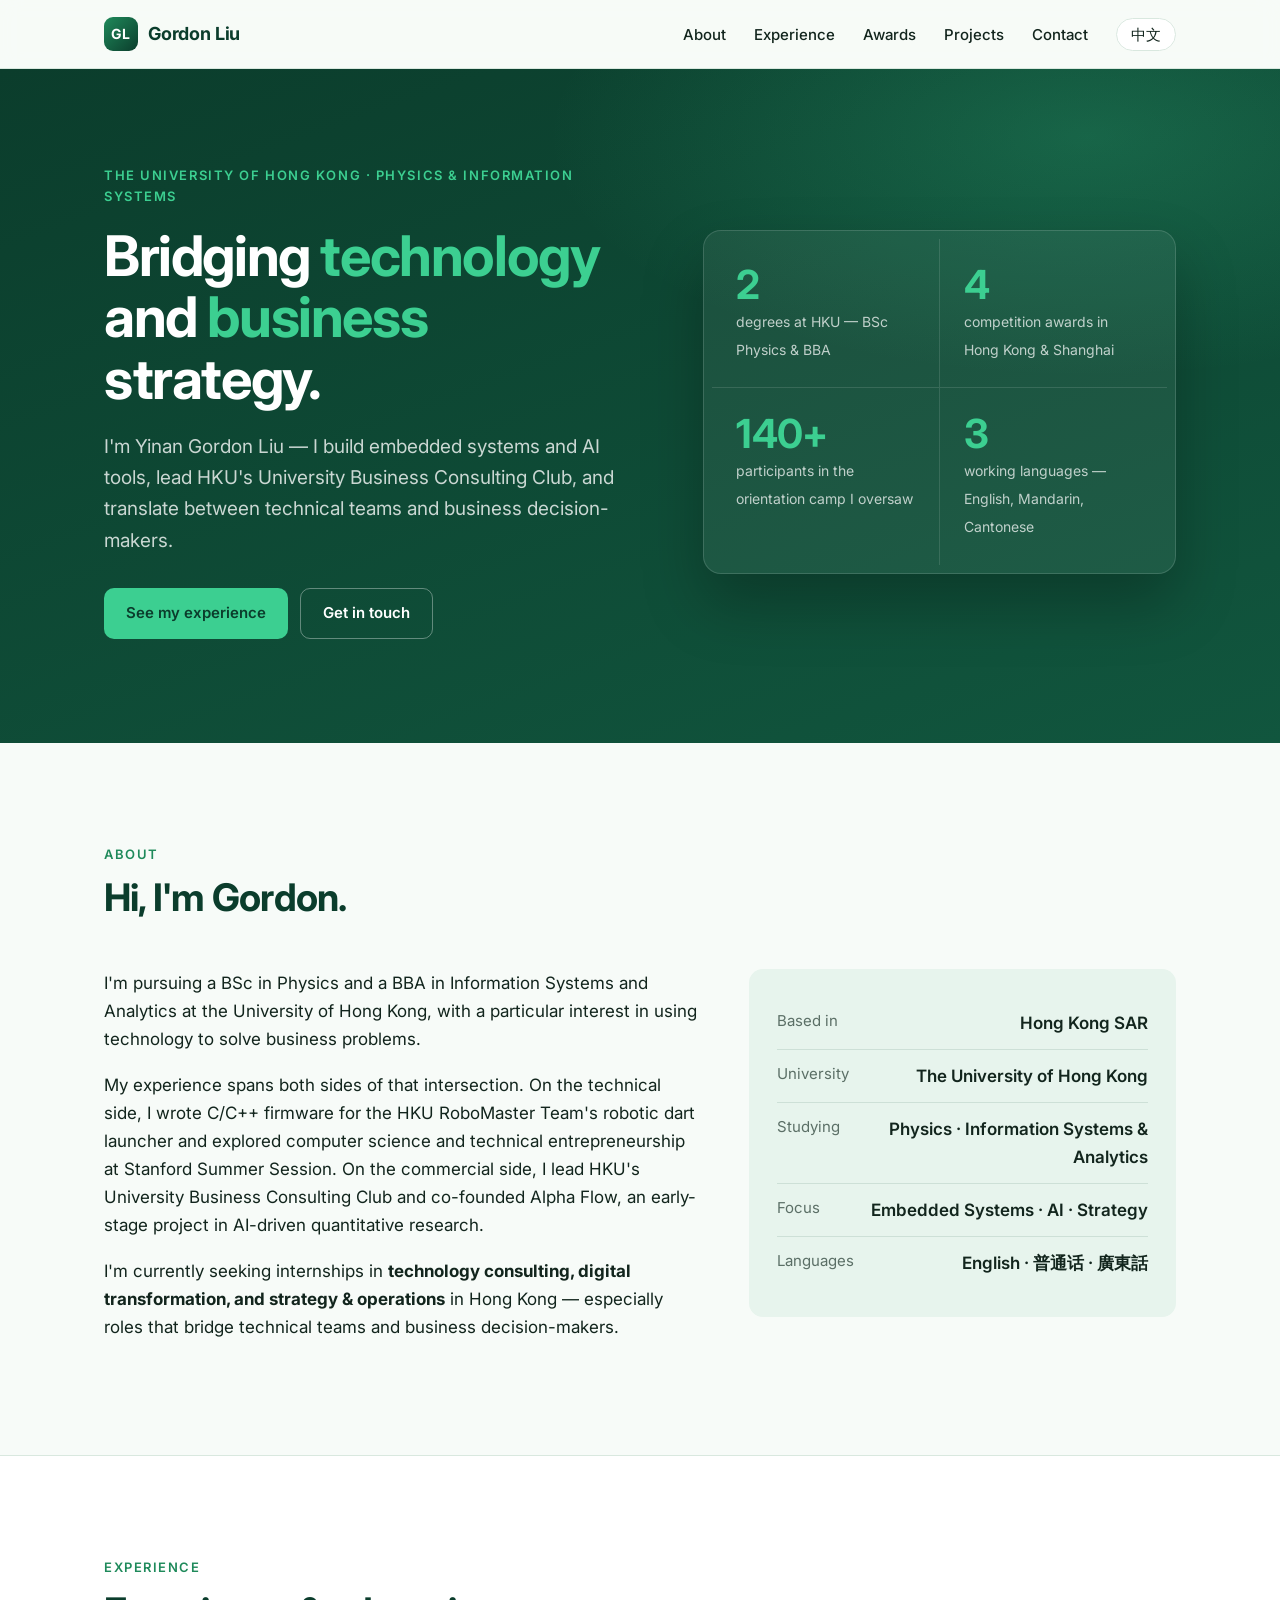
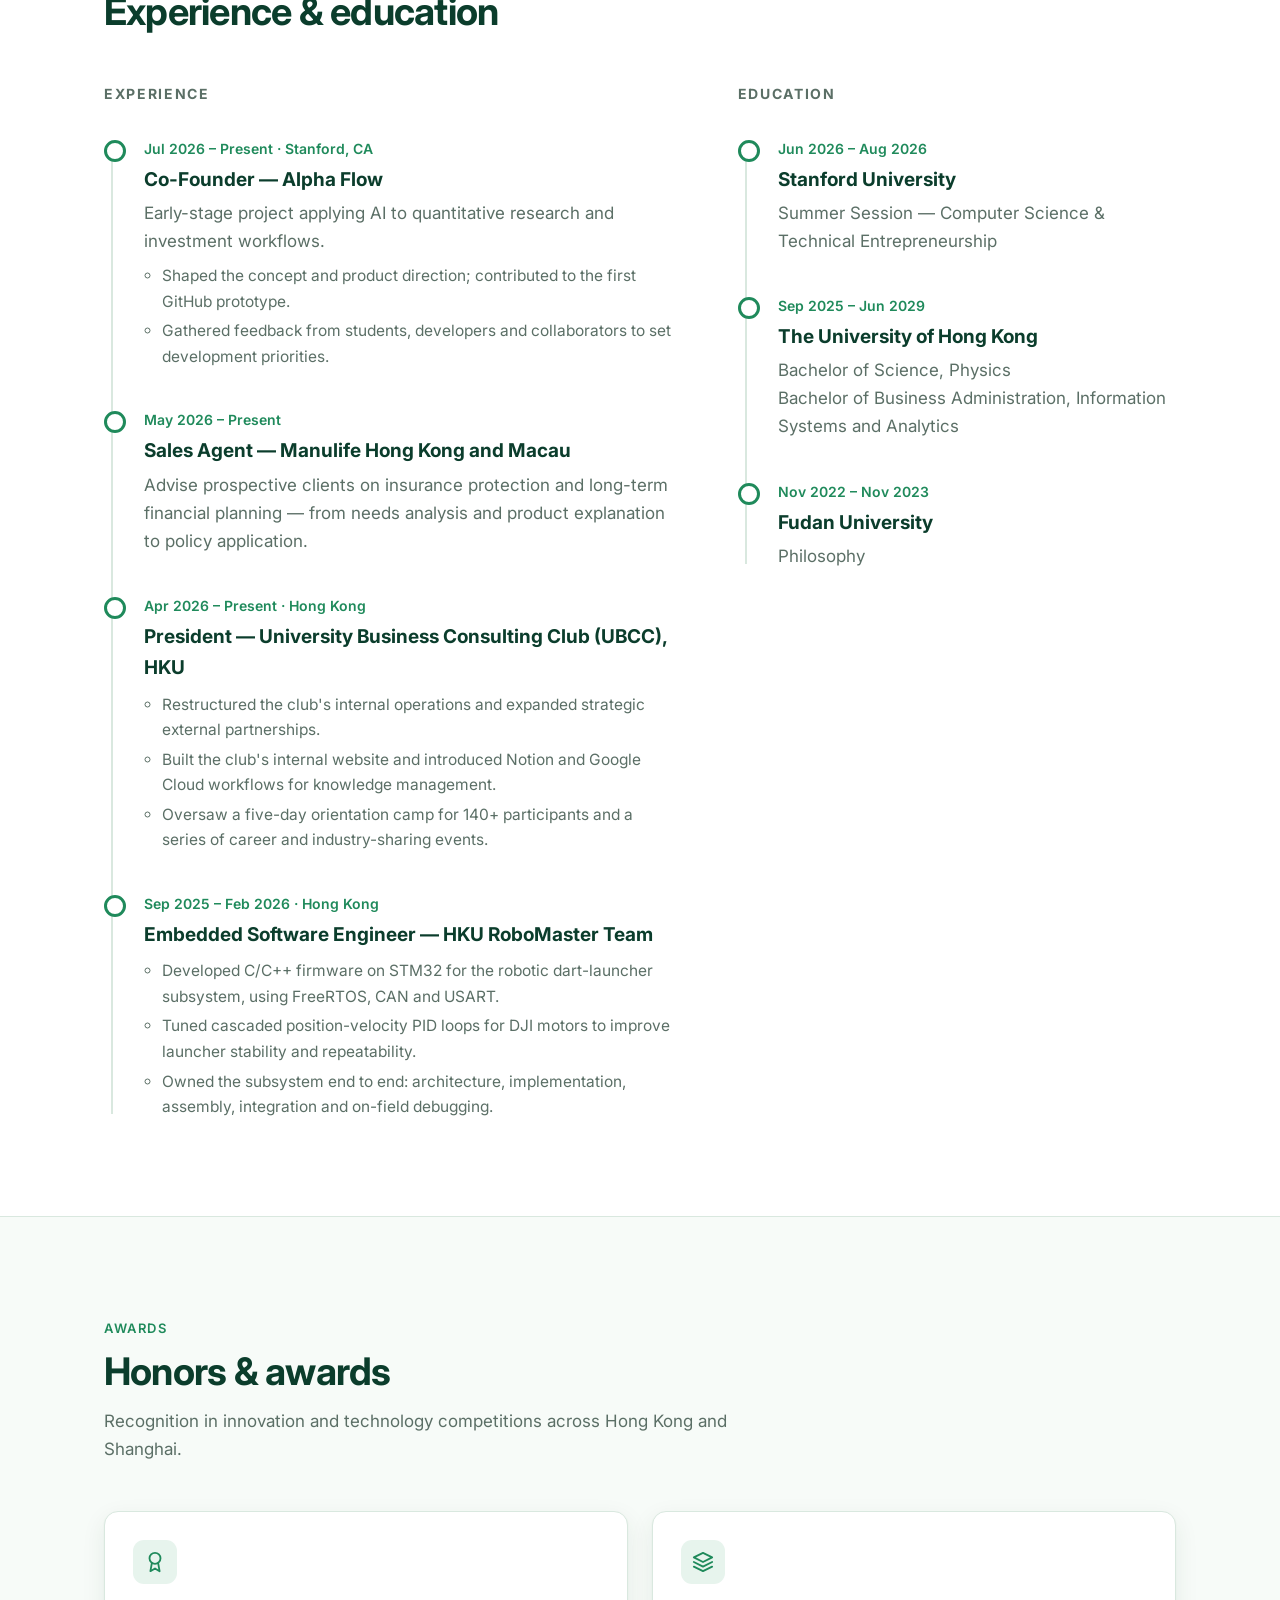
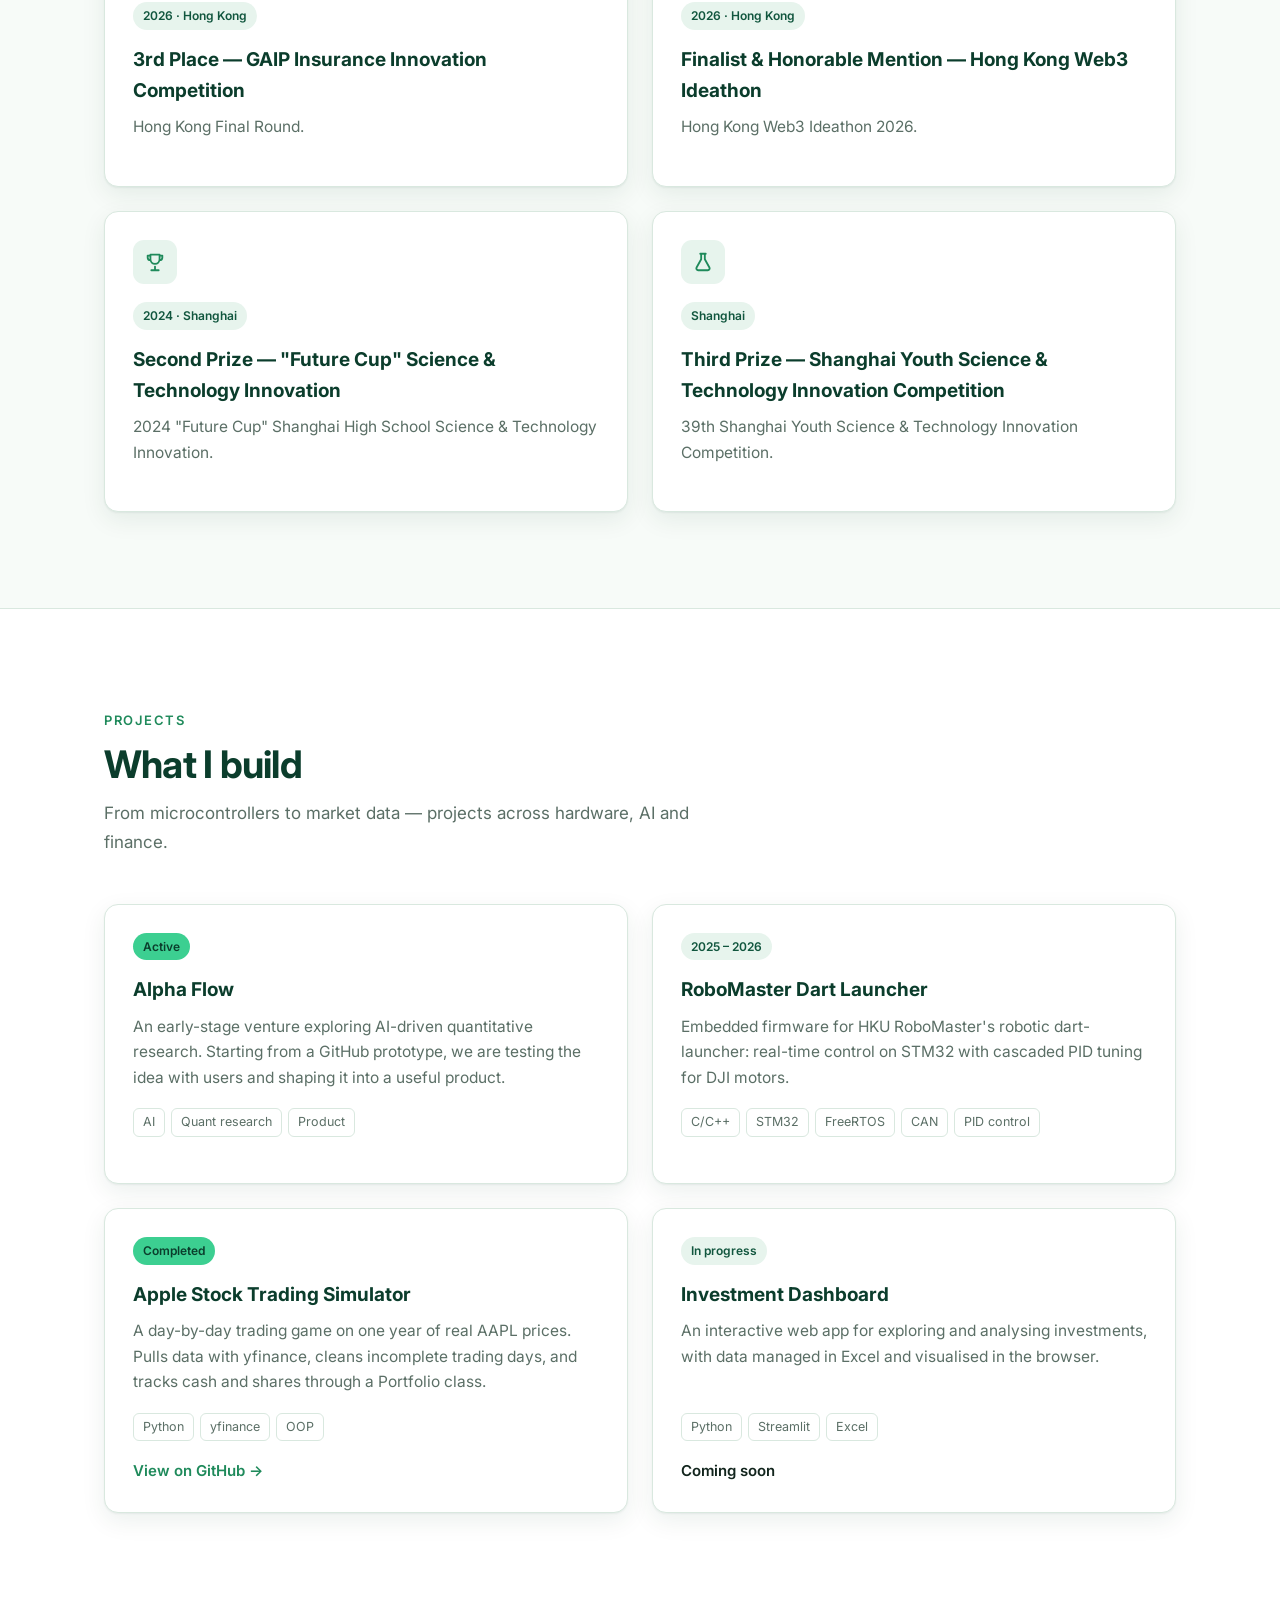
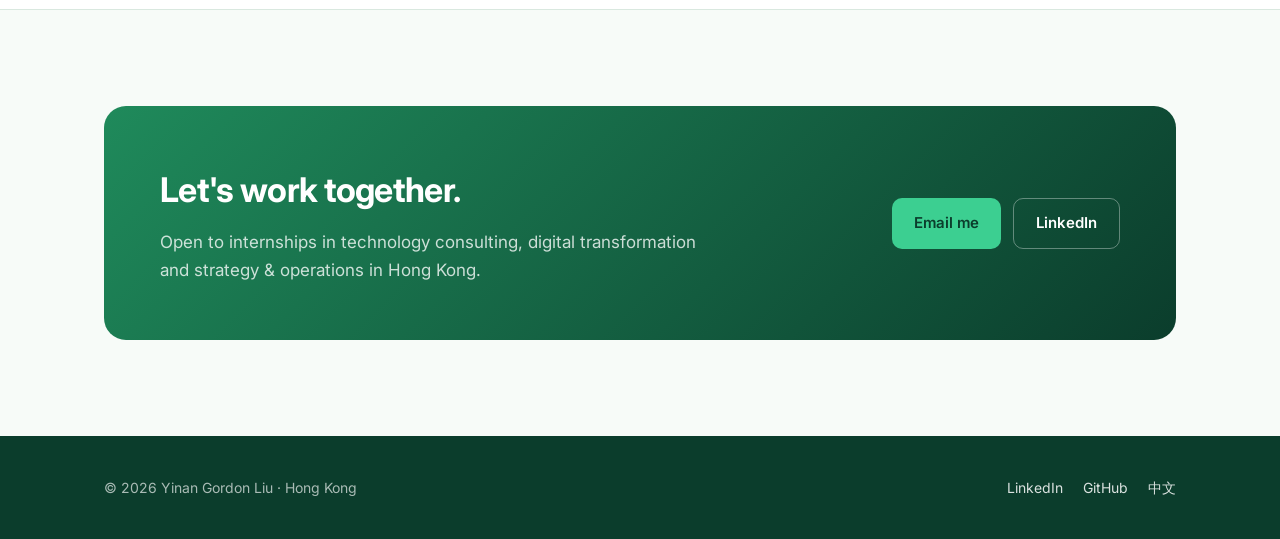
<file: index.html>
<!DOCTYPE html>
<html lang="en">
<head>
  <meta charset="utf-8">
  <meta name="viewport" content="width=device-width, initial-scale=1">

  <!-- What Google shows in search results -->
  <title>Yinan Gordon Liu — HKU Physics &amp; Information Systems | Technology &amp; Strategy</title>
  <meta name="description" content="Yinan Gordon Liu (Gordon Liu) — University of Hong Kong student in Physics and Information Systems &amp; Analytics, President of the HKU University Business Consulting Club, co-founder of Alpha Flow. Experience, awards and projects.">

  <!-- Tell Google the English and Chinese pages are translations of each other.
       When you buy your own domain, replace https://gordonlyn.github.io with it. -->
  <link rel="canonical" href="https://gordonlyn.github.io/">
  <link rel="alternate" hreflang="en" href="https://gordonlyn.github.io/">
  <link rel="alternate" hreflang="zh" href="https://gordonlyn.github.io/zh/">
  <link rel="alternate" hreflang="x-default" href="https://gordonlyn.github.io/">

  <!-- How the link looks when shared on social media / WeChat -->
  <meta property="og:type" content="profile">
  <meta property="og:title" content="Yinan Gordon Liu — Technology &amp; Business Strategy">
  <meta property="og:description" content="HKU Physics &amp; Information Systems student. President of UBCC. Co-founder of Alpha Flow.">
  <meta property="og:url" content="https://gordonlyn.github.io/">

  <link rel="icon" href="favicon.svg" type="image/svg+xml">
  <link rel="preconnect" href="https://fonts.googleapis.com">
  <link rel="preconnect" href="https://fonts.gstatic.com" crossorigin>
  <link href="https://fonts.googleapis.com/css2?family=Inter:wght@400;500;600;700&display=swap" rel="stylesheet">
  <link rel="stylesheet" href="style.css">

  <!-- Structured data: tells Google "this page is about this person" -->
  <script type="application/ld+json">
  {
    "@context": "https://schema.org",
    "@type": "Person",
    "name": "Yinan Gordon Liu",
    "alternateName": ["Gordon Liu", "Yinan Liu"],
    "url": "https://gordonlyn.github.io/",
    "jobTitle": "President, University Business Consulting Club (HKU)",
    "alumniOf": [
      {"@type": "CollegeOrUniversity", "name": "The University of Hong Kong"},
      {"@type": "CollegeOrUniversity", "name": "Stanford University"},
      {"@type": "CollegeOrUniversity", "name": "Fudan University"}
    ],
    "homeLocation": {"@type": "Place", "name": "Hong Kong"},
    "knowsLanguage": ["English", "Mandarin", "Cantonese"],
    "knowsAbout": ["Embedded systems", "Artificial intelligence", "Business strategy", "Technology consulting", "Physics"],
    "sameAs": [
      "https://www.linkedin.com/in/yinan-gordon-liu/",
      "https://github.com/Gordonlyn"
    ]
  }
  </script>
</head>
<body>

  <header class="site-header">
    <nav class="container nav" aria-label="Main">
      <a class="brand" href="#top"><span class="brand-mark">GL</span>Gordon Liu</a>

      <button class="nav-toggle" aria-label="Open menu" aria-expanded="false" aria-controls="nav-links">
        <svg width="24" height="24" viewBox="0 0 24 24" fill="none" stroke="currentColor" stroke-width="2" stroke-linecap="round"><path d="M4 7h16M4 12h16M4 17h16"/></svg>
      </button>

      <ul class="nav-links" id="nav-links">
        <li><a href="#about">About</a></li>
        <li><a href="#experience">Experience</a></li>
        <li><a href="#achievements">Awards</a></li>
        <li><a href="#projects">Projects</a></li>
        <li><a href="#contact">Contact</a></li>
        <li><a class="lang-switch" href="zh/" hreflang="zh" lang="zh">中文</a></li>
      </ul>
    </nav>
  </header>

  <main id="top">

    <!-- ===== Hero ===== -->
    <section class="hero">
      <div class="container hero-grid">
        <div>
          <span class="eyebrow">The University of Hong Kong · Physics &amp; Information Systems</span>
          <h1>Bridging <span class="hl">technology</span> and <span class="hl">business</span> strategy.</h1>
          <p class="hero-lead">
            I'm Yinan Gordon Liu — I build embedded systems and AI tools, lead
            HKU's University Business Consulting Club, and translate between
            technical teams and business decision-makers.
          </p>
          <div class="hero-actions">
            <a class="btn btn-primary" href="#experience">See my experience</a>
            <a class="btn btn-ghost" href="#contact">Get in touch</a>
          </div>
        </div>

        <dl class="stats-card" aria-label="Key figures">
          <div class="stat"><strong>2</strong><span>degrees at HKU — BSc Physics &amp; BBA</span></div>
          <div class="stat"><strong>4</strong><span>competition awards in Hong Kong &amp; Shanghai</span></div>
          <div class="stat"><strong>140+</strong><span>participants in the orientation camp I oversaw</span></div>
          <div class="stat"><strong>3</strong><span>working languages — English, Mandarin, Cantonese</span></div>
        </dl>
      </div>
    </section>

    <!-- ===== About ===== -->
    <section class="section" id="about">
      <div class="container">
        <div class="section-head">
          <span class="eyebrow">About</span>
          <h2>Hi, I'm Gordon.</h2>
        </div>
        <div class="about-grid">
          <div class="about-text">
            <p>
              I'm pursuing a BSc in Physics and a BBA in Information Systems and
              Analytics at the University of Hong Kong, with a particular interest
              in using technology to solve business problems.
            </p>
            <p>
              My experience spans both sides of that intersection. On the technical
              side, I wrote C/C++ firmware for the HKU RoboMaster Team's robotic
              dart launcher and explored computer science and technical
              entrepreneurship at Stanford Summer Session. On the commercial side,
              I lead HKU's University Business Consulting Club and co-founded
              Alpha Flow, an early-stage project in AI-driven quantitative research.
            </p>
            <p>
              I'm currently seeking internships in <strong>technology consulting,
              digital transformation, and strategy &amp; operations</strong> in
              Hong Kong — especially roles that bridge technical teams and
              business decision-makers.
            </p>
          </div>

          <dl class="facts">
            <div><dt>Based in</dt><dd>Hong Kong SAR</dd></div>
            <div><dt>University</dt><dd>The University of Hong Kong</dd></div>
            <div><dt>Studying</dt><dd>Physics · Information Systems &amp; Analytics</dd></div>
            <div><dt>Focus</dt><dd>Embedded Systems · AI · Strategy</dd></div>
            <div><dt>Languages</dt><dd>English · 普通话 · 廣東話</dd></div>
          </dl>
        </div>
      </div>
    </section>

    <!-- ===== Experience & Education ===== -->
    <section class="section alt" id="experience">
      <div class="container">
        <div class="section-head">
          <span class="eyebrow">Experience</span>
          <h2>Experience &amp; education</h2>
        </div>

        <div class="split">
          <div>
            <h3 class="col-title">Experience</h3>
            <ol class="timeline">
              <li>
                <span class="when">Jul 2026 – Present · Stanford, CA</span>
                <h3>Co-Founder — Alpha Flow</h3>
                <p>Early-stage project applying AI to quantitative research and investment workflows.</p>
                <ul>
                  <li>Shaped the concept and product direction; contributed to the first GitHub prototype.</li>
                  <li>Gathered feedback from students, developers and collaborators to set development priorities.</li>
                </ul>
              </li>
              <li>
                <span class="when">May 2026 – Present</span>
                <h3>Sales Agent — Manulife Hong Kong and Macau</h3>
                <p>Advise prospective clients on insurance protection and long-term financial planning — from needs analysis and product explanation to policy application.</p>
              </li>
              <li>
                <span class="when">Apr 2026 – Present · Hong Kong</span>
                <h3>President — University Business Consulting Club (UBCC), HKU</h3>
                <ul>
                  <li>Restructured the club's internal operations and expanded strategic external partnerships.</li>
                  <li>Built the club's internal website and introduced Notion and Google Cloud workflows for knowledge management.</li>
                  <li>Oversaw a five-day orientation camp for 140+ participants and a series of career and industry-sharing events.</li>
                </ul>
              </li>
              <li>
                <span class="when">Sep 2025 – Feb 2026 · Hong Kong</span>
                <h3>Embedded Software Engineer — HKU RoboMaster Team</h3>
                <ul>
                  <li>Developed C/C++ firmware on STM32 for the robotic dart-launcher subsystem, using FreeRTOS, CAN and USART.</li>
                  <li>Tuned cascaded position-velocity PID loops for DJI motors to improve launcher stability and repeatability.</li>
                  <li>Owned the subsystem end to end: architecture, implementation, assembly, integration and on-field debugging.</li>
                </ul>
              </li>
            </ol>
          </div>

          <div>
            <h3 class="col-title">Education</h3>
            <ol class="timeline">
              <li>
                <span class="when">Jun 2026 – Aug 2026</span>
                <h3>Stanford University</h3>
                <p>Summer Session — Computer Science &amp; Technical Entrepreneurship</p>
              </li>
              <li>
                <span class="when">Sep 2025 – Jun 2029</span>
                <h3>The University of Hong Kong</h3>
                <p>Bachelor of Science, Physics<br>Bachelor of Business Administration, Information Systems and Analytics</p>
              </li>
              <li>
                <span class="when">Nov 2022 – Nov 2023</span>
                <h3>Fudan University</h3>
                <p>Philosophy</p>
              </li>
            </ol>
          </div>
        </div>
      </div>
    </section>

    <!-- ===== Achievements ===== -->
    <section class="section" id="achievements">
      <div class="container">
        <div class="section-head">
          <span class="eyebrow">Awards</span>
          <h2>Honors &amp; awards</h2>
          <p>Recognition in innovation and technology competitions across Hong Kong and Shanghai.</p>
        </div>

        <div class="cards two">
          <article class="card">
            <div class="icon"><svg width="22" height="22" viewBox="0 0 24 24" fill="none" stroke="currentColor" stroke-width="2" stroke-linecap="round" stroke-linejoin="round"><circle cx="12" cy="8" r="6"/><path d="M8.5 13.5 7 22l5-3 5 3-1.5-8.5"/></svg></div>
            <span class="badge">2026 · Hong Kong</span>
            <h3>3rd Place — GAIP Insurance Innovation Competition</h3>
            <p>Hong Kong Final Round.</p>
          </article>

          <article class="card">
            <div class="icon"><svg width="22" height="22" viewBox="0 0 24 24" fill="none" stroke="currentColor" stroke-width="2" stroke-linecap="round" stroke-linejoin="round"><path d="M12 2 2 7l10 5 10-5-10-5zM2 17l10 5 10-5M2 12l10 5 10-5"/></svg></div>
            <span class="badge">2026 · Hong Kong</span>
            <h3>Finalist &amp; Honorable Mention — Hong Kong Web3 Ideathon</h3>
            <p>Hong Kong Web3 Ideathon 2026.</p>
          </article>

          <article class="card">
            <div class="icon"><svg width="22" height="22" viewBox="0 0 24 24" fill="none" stroke="currentColor" stroke-width="2" stroke-linecap="round" stroke-linejoin="round"><path d="M8 21h8M12 17v4M7 4h10v5a5 5 0 0 1-10 0V4zM17 5h3v2a3 3 0 0 1-3 3M7 5H4v2a3 3 0 0 0 3 3"/></svg></div>
            <span class="badge">2024 · Shanghai</span>
            <h3>Second Prize — "Future Cup" Science &amp; Technology Innovation</h3>
            <p>2024 "Future Cup" Shanghai High School Science &amp; Technology Innovation.</p>
          </article>

          <article class="card">
            <div class="icon"><svg width="22" height="22" viewBox="0 0 24 24" fill="none" stroke="currentColor" stroke-width="2" stroke-linecap="round" stroke-linejoin="round"><path d="M9 3h6M10 3v6l-5 9a2 2 0 0 0 1.7 3h10.6a2 2 0 0 0 1.7-3l-5-9V3"/></svg></div>
            <span class="badge">Shanghai</span>
            <h3>Third Prize — Shanghai Youth Science &amp; Technology Innovation Competition</h3>
            <p>39th Shanghai Youth Science &amp; Technology Innovation Competition.</p>
          </article>
        </div>
      </div>
    </section>

    <!-- ===== Projects ===== -->
    <section class="section alt" id="projects">
      <div class="container">
        <div class="section-head">
          <span class="eyebrow">Projects</span>
          <h2>What I build</h2>
          <p>From microcontrollers to market data — projects across hardware, AI and finance.</p>
        </div>

        <div class="cards two">
          <article class="card">
            <span class="badge live">Active</span>
            <h3>Alpha Flow</h3>
            <p>
              An early-stage venture exploring AI-driven quantitative research.
              Starting from a GitHub prototype, we are testing the idea with
              users and shaping it into a useful product.
            </p>
            <ul class="tags"><li>AI</li><li>Quant research</li><li>Product</li></ul>
          </article>

          <article class="card">
            <span class="badge">2025 – 2026</span>
            <h3>RoboMaster Dart Launcher</h3>
            <p>
              Embedded firmware for HKU RoboMaster's robotic dart-launcher:
              real-time control on STM32 with cascaded PID tuning for DJI motors.
            </p>
            <ul class="tags"><li>C/C++</li><li>STM32</li><li>FreeRTOS</li><li>CAN</li><li>PID control</li></ul>
          </article>

          <article class="card">
            <span class="badge live">Completed</span>
            <h3>Apple Stock Trading Simulator</h3>
            <p>
              A day-by-day trading game on one year of real AAPL prices. Pulls
              data with yfinance, cleans incomplete trading days, and tracks cash
              and shares through a Portfolio class.
            </p>
            <ul class="tags"><li>Python</li><li>yfinance</li><li>OOP</li></ul>
            <a class="card-link" href="https://github.com/Gordonlyn/LGYNN">View on GitHub →</a>
          </article>

          <article class="card">
            <span class="badge">In progress</span>
            <h3>Investment Dashboard</h3>
            <p>
              An interactive web app for exploring and analysing investments,
              with data managed in Excel and visualised in the browser.
            </p>
            <ul class="tags"><li>Python</li><li>Streamlit</li><li>Excel</li></ul>
            <span class="card-link">Coming soon</span>
          </article>
        </div>
      </div>
    </section>

    <!-- ===== Contact ===== -->
    <section class="section" id="contact">
      <div class="container">
        <div class="cta">
          <div>
            <h2>Let's work together.</h2>
            <p>Open to internships in technology consulting, digital transformation and strategy &amp; operations in Hong Kong.</p>
          </div>
          <div class="hero-actions">
            <a class="btn btn-primary" href="mailto:gordonlyn2006@gmail.com">Email me</a>
            <a class="btn btn-ghost" href="https://www.linkedin.com/in/yinan-gordon-liu/">LinkedIn</a>
          </div>
        </div>
      </div>
    </section>

  </main>

  <footer class="site-footer">
    <div class="container footer-row">
      <span>© <span id="year">2026</span> Yinan Gordon Liu · Hong Kong</span>
      <div class="footer-links">
        <a href="https://www.linkedin.com/in/yinan-gordon-liu/">LinkedIn</a>
        <a href="https://github.com/Gordonlyn">GitHub</a>
        <a href="zh/" hreflang="zh" lang="zh">中文</a>
      </div>
    </div>
  </footer>

  <script src="main.js"></script>
</body>
</html>
</file>
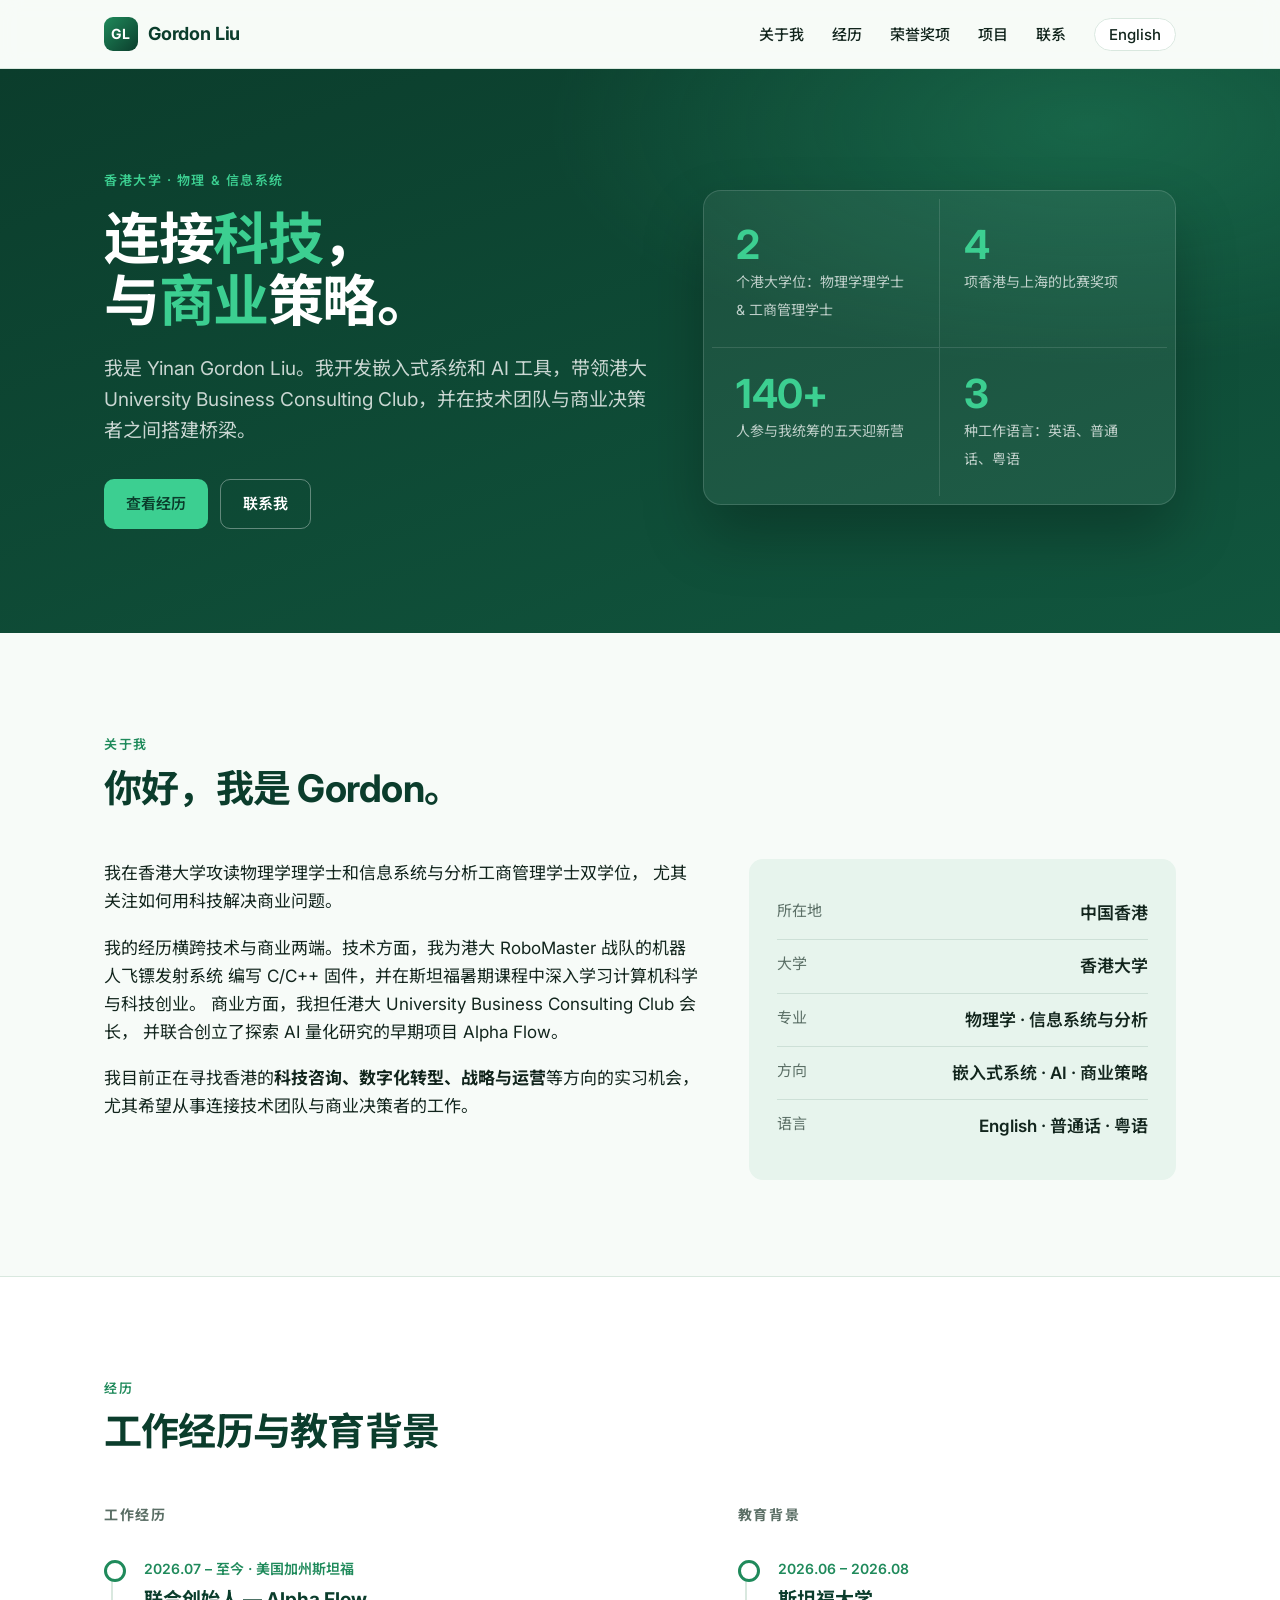
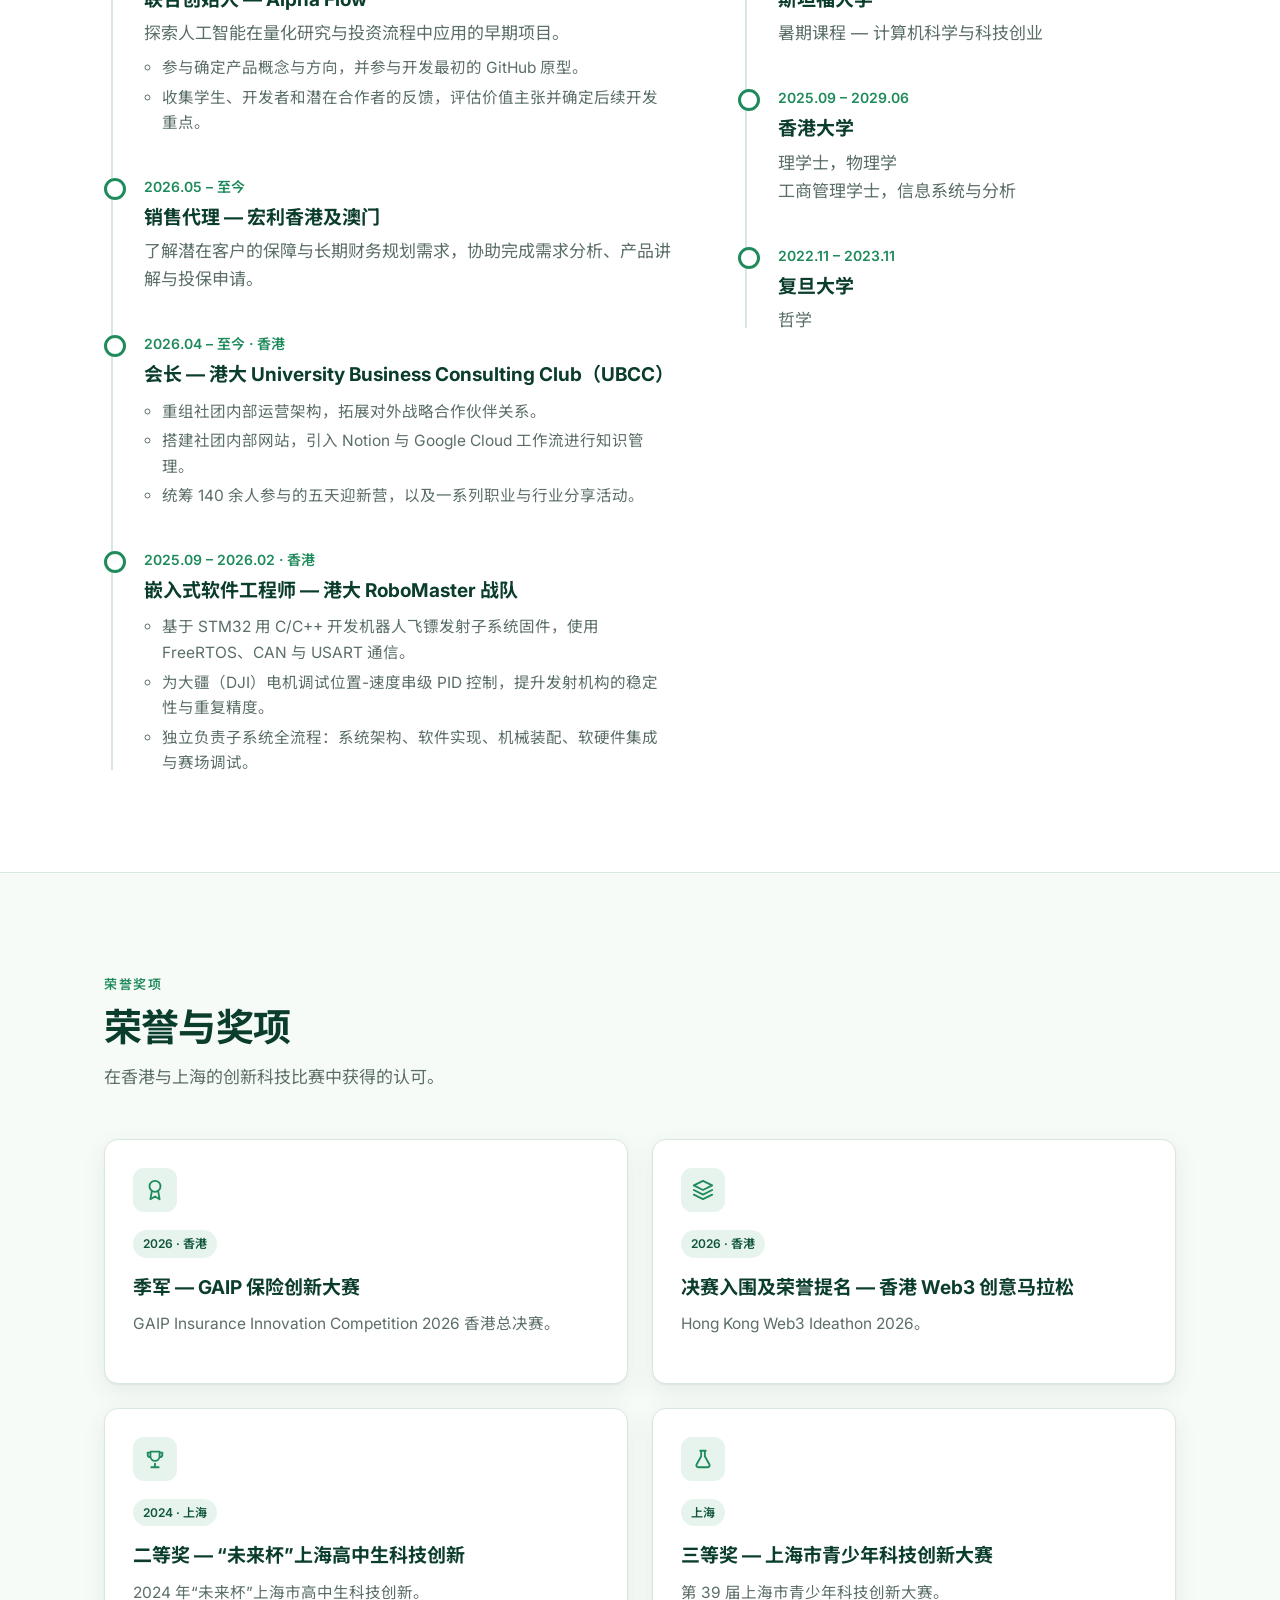
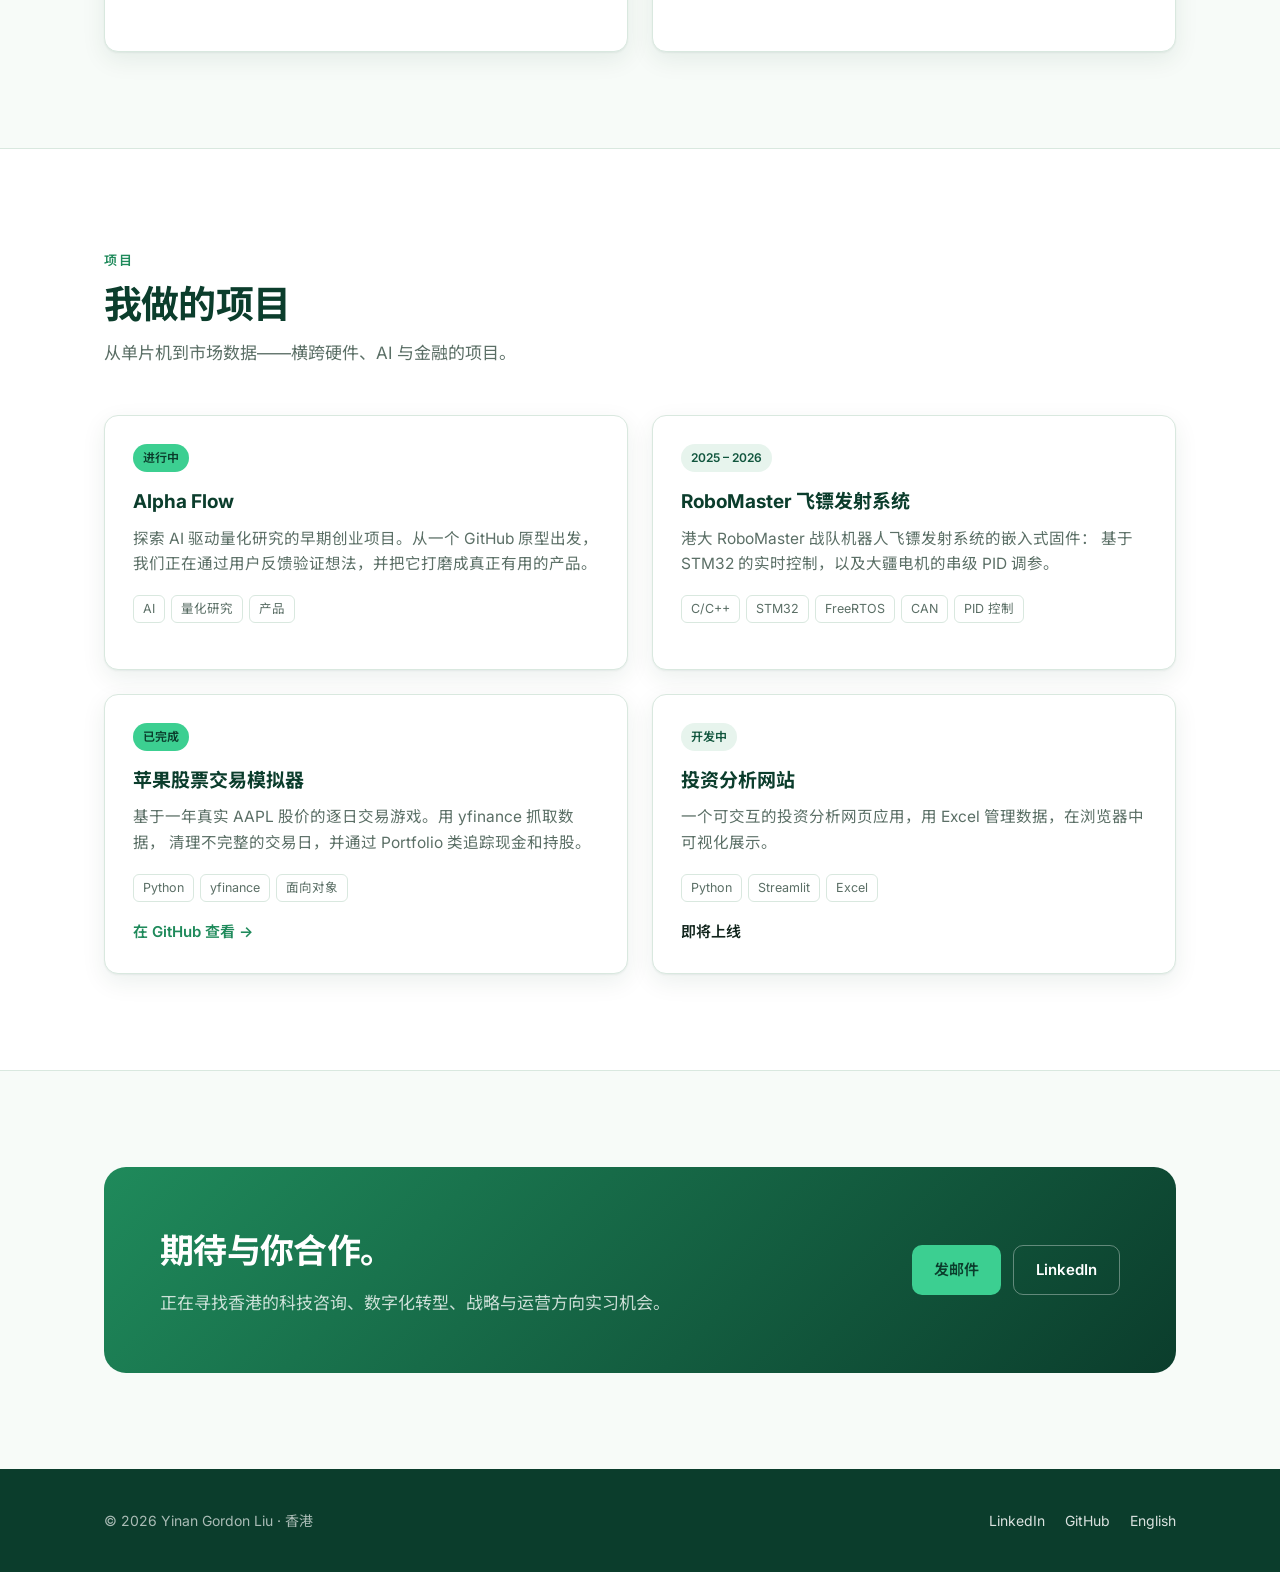
<file: zh/index.html>
<!DOCTYPE html>
<html lang="zh-Hans">
<head>
  <meta charset="utf-8">
  <meta name="viewport" content="width=device-width, initial-scale=1">

  <!-- Google 搜索结果里显示的标题和描述 -->
  <title>Yinan Gordon Liu 个人网站 — 香港大学 物理 · 信息系统 | 科技与商业策略</title>
  <meta name="description" content="Yinan Gordon Liu（Gordon Liu）个人网站：香港大学物理学及信息系统与分析专业学生，港大 University Business Consulting Club 会长，Alpha Flow 联合创始人。经历、奖项与项目。">

  <!-- 告诉 Google 中英文两个页面互为翻译。买了自己的域名后，把 https://gordonlyn.github.io 换成新域名。 -->
  <link rel="canonical" href="https://gordonlyn.github.io/zh/">
  <link rel="alternate" hreflang="en" href="https://gordonlyn.github.io/">
  <link rel="alternate" hreflang="zh" href="https://gordonlyn.github.io/zh/">
  <link rel="alternate" hreflang="x-default" href="https://gordonlyn.github.io/">

  <meta property="og:type" content="profile">
  <meta property="og:title" content="Yinan Gordon Liu — 科技与商业策略">
  <meta property="og:description" content="香港大学物理及信息系统学生，UBCC 会长，Alpha Flow 联合创始人。">
  <meta property="og:url" content="https://gordonlyn.github.io/zh/">

  <link rel="icon" href="../favicon.svg" type="image/svg+xml">
  <link rel="preconnect" href="https://fonts.googleapis.com">
  <link rel="preconnect" href="https://fonts.gstatic.com" crossorigin>
  <link href="https://fonts.googleapis.com/css2?family=Inter:wght@400;500;600;700&family=Noto+Sans+SC:wght@400;500;700&display=swap" rel="stylesheet">
  <link rel="stylesheet" href="../style.css">

  <script type="application/ld+json">
  {
    "@context": "https://schema.org",
    "@type": "Person",
    "name": "Yinan Gordon Liu",
    "alternateName": ["Gordon Liu", "Yinan Liu"],
    "url": "https://gordonlyn.github.io/zh/",
    "jobTitle": "香港大学 University Business Consulting Club 会长",
    "alumniOf": [
      {"@type": "CollegeOrUniversity", "name": "香港大学"},
      {"@type": "CollegeOrUniversity", "name": "斯坦福大学"},
      {"@type": "CollegeOrUniversity", "name": "复旦大学"}
    ],
    "homeLocation": {"@type": "Place", "name": "香港"},
    "knowsLanguage": ["英语", "普通话", "粤语"],
    "knowsAbout": ["嵌入式系统", "人工智能", "商业策略", "科技咨询", "物理"],
    "sameAs": [
      "https://www.linkedin.com/in/yinan-gordon-liu/",
      "https://github.com/Gordonlyn"
    ]
  }
  </script>
</head>
<body>

  <header class="site-header">
    <nav class="container nav" aria-label="主导航">
      <a class="brand" href="#top"><span class="brand-mark">GL</span>Gordon Liu</a>

      <button class="nav-toggle" aria-label="打开菜单" aria-expanded="false" aria-controls="nav-links">
        <svg width="24" height="24" viewBox="0 0 24 24" fill="none" stroke="currentColor" stroke-width="2" stroke-linecap="round"><path d="M4 7h16M4 12h16M4 17h16"/></svg>
      </button>

      <ul class="nav-links" id="nav-links">
        <li><a href="#about">关于我</a></li>
        <li><a href="#experience">经历</a></li>
        <li><a href="#achievements">荣誉奖项</a></li>
        <li><a href="#projects">项目</a></li>
        <li><a href="#contact">联系</a></li>
        <li><a class="lang-switch" href="../" hreflang="en" lang="en">English</a></li>
      </ul>
    </nav>
  </header>

  <main id="top">

    <!-- ===== 首屏 ===== -->
    <section class="hero">
      <div class="container hero-grid">
        <div>
          <span class="eyebrow">香港大学 · 物理 &amp; 信息系统</span>
          <h1>连接<span class="hl">科技</span>，<br>与<span class="hl">商业</span>策略。</h1>
          <p class="hero-lead">
            我是 Yinan Gordon Liu。我开发嵌入式系统和 AI 工具，带领港大
            University Business Consulting Club，并在技术团队与商业决策者之间搭建桥梁。
          </p>
          <div class="hero-actions">
            <a class="btn btn-primary" href="#experience">查看经历</a>
            <a class="btn btn-ghost" href="#contact">联系我</a>
          </div>
        </div>

        <dl class="stats-card" aria-label="关键数字">
          <div class="stat"><strong>2</strong><span>个港大学位：物理学理学士 &amp; 工商管理学士</span></div>
          <div class="stat"><strong>4</strong><span>项香港与上海的比赛奖项</span></div>
          <div class="stat"><strong>140+</strong><span>人参与我统筹的五天迎新营</span></div>
          <div class="stat"><strong>3</strong><span>种工作语言：英语、普通话、粤语</span></div>
        </dl>
      </div>
    </section>

    <!-- ===== 关于我 ===== -->
    <section class="section" id="about">
      <div class="container">
        <div class="section-head">
          <span class="eyebrow">关于我</span>
          <h2>你好，我是 Gordon。</h2>
        </div>
        <div class="about-grid">
          <div class="about-text">
            <p>
              我在香港大学攻读物理学理学士和信息系统与分析工商管理学士双学位，
              尤其关注如何用科技解决商业问题。
            </p>
            <p>
              我的经历横跨技术与商业两端。技术方面，我为港大 RoboMaster 战队的机器人飞镖发射系统
              编写 C/C++ 固件，并在斯坦福暑期课程中深入学习计算机科学与科技创业。
              商业方面，我担任港大 University Business Consulting Club 会长，
              并联合创立了探索 AI 量化研究的早期项目 Alpha Flow。
            </p>
            <p>
              我目前正在寻找香港的<strong>科技咨询、数字化转型、战略与运营</strong>等方向的实习机会，
              尤其希望从事连接技术团队与商业决策者的工作。
            </p>
          </div>

          <dl class="facts">
            <div><dt>所在地</dt><dd>中国香港</dd></div>
            <div><dt>大学</dt><dd>香港大学</dd></div>
            <div><dt>专业</dt><dd>物理学 · 信息系统与分析</dd></div>
            <div><dt>方向</dt><dd>嵌入式系统 · AI · 商业策略</dd></div>
            <div><dt>语言</dt><dd>English · 普通话 · 粤语</dd></div>
          </dl>
        </div>
      </div>
    </section>

    <!-- ===== 经历与教育 ===== -->
    <section class="section alt" id="experience">
      <div class="container">
        <div class="section-head">
          <span class="eyebrow">经历</span>
          <h2>工作经历与教育背景</h2>
        </div>

        <div class="split">
          <div>
            <h3 class="col-title">工作经历</h3>
            <ol class="timeline">
              <li>
                <span class="when">2026.07 – 至今 · 美国加州斯坦福</span>
                <h3>联合创始人 — Alpha Flow</h3>
                <p>探索人工智能在量化研究与投资流程中应用的早期项目。</p>
                <ul>
                  <li>参与确定产品概念与方向，并参与开发最初的 GitHub 原型。</li>
                  <li>收集学生、开发者和潜在合作者的反馈，评估价值主张并确定后续开发重点。</li>
                </ul>
              </li>
              <li>
                <span class="when">2026.05 – 至今</span>
                <h3>销售代理 — 宏利香港及澳门</h3>
                <p>了解潜在客户的保障与长期财务规划需求，协助完成需求分析、产品讲解与投保申请。</p>
              </li>
              <li>
                <span class="when">2026.04 – 至今 · 香港</span>
                <h3>会长 — 港大 University Business Consulting Club（UBCC）</h3>
                <ul>
                  <li>重组社团内部运营架构，拓展对外战略合作伙伴关系。</li>
                  <li>搭建社团内部网站，引入 Notion 与 Google Cloud 工作流进行知识管理。</li>
                  <li>统筹 140 余人参与的五天迎新营，以及一系列职业与行业分享活动。</li>
                </ul>
              </li>
              <li>
                <span class="when">2025.09 – 2026.02 · 香港</span>
                <h3>嵌入式软件工程师 — 港大 RoboMaster 战队</h3>
                <ul>
                  <li>基于 STM32 用 C/C++ 开发机器人飞镖发射子系统固件，使用 FreeRTOS、CAN 与 USART 通信。</li>
                  <li>为大疆（DJI）电机调试位置-速度串级 PID 控制，提升发射机构的稳定性与重复精度。</li>
                  <li>独立负责子系统全流程：系统架构、软件实现、机械装配、软硬件集成与赛场调试。</li>
                </ul>
              </li>
            </ol>
          </div>

          <div>
            <h3 class="col-title">教育背景</h3>
            <ol class="timeline">
              <li>
                <span class="when">2026.06 – 2026.08</span>
                <h3>斯坦福大学</h3>
                <p>暑期课程 — 计算机科学与科技创业</p>
              </li>
              <li>
                <span class="when">2025.09 – 2029.06</span>
                <h3>香港大学</h3>
                <p>理学士，物理学<br>工商管理学士，信息系统与分析</p>
              </li>
              <li>
                <span class="when">2022.11 – 2023.11</span>
                <h3>复旦大学</h3>
                <p>哲学</p>
              </li>
            </ol>
          </div>
        </div>
      </div>
    </section>

    <!-- ===== 荣誉奖项 ===== -->
    <section class="section" id="achievements">
      <div class="container">
        <div class="section-head">
          <span class="eyebrow">荣誉奖项</span>
          <h2>荣誉与奖项</h2>
          <p>在香港与上海的创新科技比赛中获得的认可。</p>
        </div>

        <div class="cards two">
          <article class="card">
            <div class="icon"><svg width="22" height="22" viewBox="0 0 24 24" fill="none" stroke="currentColor" stroke-width="2" stroke-linecap="round" stroke-linejoin="round"><circle cx="12" cy="8" r="6"/><path d="M8.5 13.5 7 22l5-3 5 3-1.5-8.5"/></svg></div>
            <span class="badge">2026 · 香港</span>
            <h3>季军 — GAIP 保险创新大赛</h3>
            <p>GAIP Insurance Innovation Competition 2026 香港总决赛。</p>
          </article>

          <article class="card">
            <div class="icon"><svg width="22" height="22" viewBox="0 0 24 24" fill="none" stroke="currentColor" stroke-width="2" stroke-linecap="round" stroke-linejoin="round"><path d="M12 2 2 7l10 5 10-5-10-5zM2 17l10 5 10-5M2 12l10 5 10-5"/></svg></div>
            <span class="badge">2026 · 香港</span>
            <h3>决赛入围及荣誉提名 — 香港 Web3 创意马拉松</h3>
            <p>Hong Kong Web3 Ideathon 2026。</p>
          </article>

          <article class="card">
            <div class="icon"><svg width="22" height="22" viewBox="0 0 24 24" fill="none" stroke="currentColor" stroke-width="2" stroke-linecap="round" stroke-linejoin="round"><path d="M8 21h8M12 17v4M7 4h10v5a5 5 0 0 1-10 0V4zM17 5h3v2a3 3 0 0 1-3 3M7 5H4v2a3 3 0 0 0 3 3"/></svg></div>
            <span class="badge">2024 · 上海</span>
            <h3>二等奖 — “未来杯”上海高中生科技创新</h3>
            <p>2024 年“未来杯”上海市高中生科技创新。</p>
          </article>

          <article class="card">
            <div class="icon"><svg width="22" height="22" viewBox="0 0 24 24" fill="none" stroke="currentColor" stroke-width="2" stroke-linecap="round" stroke-linejoin="round"><path d="M9 3h6M10 3v6l-5 9a2 2 0 0 0 1.7 3h10.6a2 2 0 0 0 1.7-3l-5-9V3"/></svg></div>
            <span class="badge">上海</span>
            <h3>三等奖 — 上海市青少年科技创新大赛</h3>
            <p>第 39 届上海市青少年科技创新大赛。</p>
          </article>
        </div>
      </div>
    </section>

    <!-- ===== 项目 ===== -->
    <section class="section alt" id="projects">
      <div class="container">
        <div class="section-head">
          <span class="eyebrow">项目</span>
          <h2>我做的项目</h2>
          <p>从单片机到市场数据——横跨硬件、AI 与金融的项目。</p>
        </div>

        <div class="cards two">
          <article class="card">
            <span class="badge live">进行中</span>
            <h3>Alpha Flow</h3>
            <p>
              探索 AI 驱动量化研究的早期创业项目。从一个 GitHub 原型出发，
              我们正在通过用户反馈验证想法，并把它打磨成真正有用的产品。
            </p>
            <ul class="tags"><li>AI</li><li>量化研究</li><li>产品</li></ul>
          </article>

          <article class="card">
            <span class="badge">2025 – 2026</span>
            <h3>RoboMaster 飞镖发射系统</h3>
            <p>
              港大 RoboMaster 战队机器人飞镖发射系统的嵌入式固件：
              基于 STM32 的实时控制，以及大疆电机的串级 PID 调参。
            </p>
            <ul class="tags"><li>C/C++</li><li>STM32</li><li>FreeRTOS</li><li>CAN</li><li>PID 控制</li></ul>
          </article>

          <article class="card">
            <span class="badge live">已完成</span>
            <h3>苹果股票交易模拟器</h3>
            <p>
              基于一年真实 AAPL 股价的逐日交易游戏。用 yfinance 抓取数据，
              清理不完整的交易日，并通过 Portfolio 类追踪现金和持股。
            </p>
            <ul class="tags"><li>Python</li><li>yfinance</li><li>面向对象</li></ul>
            <a class="card-link" href="https://github.com/Gordonlyn/LGYNN">在 GitHub 查看 →</a>
          </article>

          <article class="card">
            <span class="badge">开发中</span>
            <h3>投资分析网站</h3>
            <p>
              一个可交互的投资分析网页应用，用 Excel 管理数据，在浏览器中可视化展示。
            </p>
            <ul class="tags"><li>Python</li><li>Streamlit</li><li>Excel</li></ul>
            <span class="card-link">即将上线</span>
          </article>
        </div>
      </div>
    </section>

    <!-- ===== 联系 ===== -->
    <section class="section" id="contact">
      <div class="container">
        <div class="cta">
          <div>
            <h2>期待与你合作。</h2>
            <p>正在寻找香港的科技咨询、数字化转型、战略与运营方向实习机会。</p>
          </div>
          <div class="hero-actions">
            <a class="btn btn-primary" href="mailto:gordonlyn2006@gmail.com">发邮件</a>
            <a class="btn btn-ghost" href="https://www.linkedin.com/in/yinan-gordon-liu/">LinkedIn</a>
          </div>
        </div>
      </div>
    </section>

  </main>

  <footer class="site-footer">
    <div class="container footer-row">
      <span>© <span id="year">2026</span> Yinan Gordon Liu · 香港</span>
      <div class="footer-links">
        <a href="https://www.linkedin.com/in/yinan-gordon-liu/">LinkedIn</a>
        <a href="https://github.com/Gordonlyn">GitHub</a>
        <a href="../" hreflang="en" lang="en">English</a>
      </div>
    </div>
  </footer>

  <script src="../main.js"></script>
</body>
</html>
</file>
<file: style.css>
/* ==========================================================
   Gordon Liu — personal site
   Shared by index.html (English) and zh/index.html (中文).
   Change a color here and both languages update.
   ========================================================== */

:root {
  /* Green palette */
  --forest:   #0b3d2c;   /* darkest: hero, footer */
  --pine:     #11563e;
  --green:    #1f8a5b;   /* primary brand color */
  --mint:     #3ccf91;   /* accent / highlights */
  --sage:     #e7f4ed;   /* soft tinted backgrounds */
  --paper:    #f7fbf8;   /* page background */
  --white:    #ffffff;

  --ink:      #12251d;   /* main text */
  --muted:    #5b6f66;   /* secondary text */
  --line:     #d9e8df;   /* borders */

  --radius:   14px;
  --shadow:   0 1px 2px rgba(11, 61, 44, .06), 0 8px 24px rgba(11, 61, 44, .08);
  --max:      1120px;

  --font: "Inter", "Noto Sans SC", system-ui, -apple-system, "Segoe UI",
          "PingFang SC", "Microsoft YaHei", sans-serif;
}

* { box-sizing: border-box; }

html { scroll-behavior: smooth; scroll-padding-top: 80px; }

body {
  margin: 0;
  font-family: var(--font);
  font-size: 17px;
  line-height: 1.65;
  color: var(--ink);
  background: var(--paper);
  -webkit-font-smoothing: antialiased;
}

img { max-width: 100%; display: block; }
a { color: var(--green); text-decoration: none; }
a:hover { text-decoration: underline; }

.container {
  width: 100%;
  max-width: var(--max);
  margin: 0 auto;
  padding: 0 24px;
}

/* ---------- Header / navigation ---------- */

.site-header {
  position: sticky;
  top: 0;
  z-index: 50;
  background: rgba(247, 251, 248, .88);
  backdrop-filter: saturate(160%) blur(10px);
  border-bottom: 1px solid var(--line);
}

.nav {
  display: flex;
  align-items: center;
  justify-content: space-between;
  height: 68px;
}

.brand {
  display: flex;
  align-items: center;
  gap: 10px;
  font-weight: 700;
  font-size: 18px;
  color: var(--forest);
  letter-spacing: -.01em;
}
.brand:hover { text-decoration: none; }

.brand-mark {
  width: 34px;
  height: 34px;
  border-radius: 9px;
  background: linear-gradient(135deg, var(--green), var(--forest));
  color: var(--white);
  display: grid;
  place-items: center;
  font-size: 14px;
  letter-spacing: .02em;
}

.nav-links {
  display: flex;
  align-items: center;
  gap: 28px;
  list-style: none;
  margin: 0;
  padding: 0;
}

.nav-links a {
  color: var(--ink);
  font-size: 15px;
  font-weight: 500;
}
.nav-links a:hover { color: var(--green); text-decoration: none; }

.lang-switch {
  border: 1px solid var(--line);
  border-radius: 999px;
  padding: 6px 14px;
  background: var(--white);
}
.lang-switch:hover { border-color: var(--green); }

.nav-toggle {
  display: none;
  background: none;
  border: 0;
  padding: 8px;
  cursor: pointer;
  color: var(--forest);
}

/* ---------- Buttons ---------- */

.btn {
  display: inline-flex;
  align-items: center;
  gap: 8px;
  padding: 12px 22px;
  border-radius: 10px;
  font-weight: 600;
  font-size: 15px;
  transition: transform .15s ease, background .15s ease;
}
.btn:hover { text-decoration: none; transform: translateY(-1px); }

.btn-primary { background: var(--mint); color: var(--forest); }
.btn-primary:hover { background: #5bdca6; }

.btn-ghost { border: 1px solid rgba(255, 255, 255, .35); color: var(--white); }
.btn-ghost:hover { background: rgba(255, 255, 255, .08); }

/* ---------- Hero ---------- */

.hero {
  background:
    radial-gradient(900px 400px at 85% 10%, rgba(60, 207, 145, .22), transparent 60%),
    linear-gradient(160deg, var(--forest) 0%, var(--pine) 100%);
  color: var(--white);
  padding: 96px 0 104px;
  overflow: hidden;
}

.hero-grid {
  display: grid;
  grid-template-columns: 1.15fr 1fr;
  gap: 56px;
  align-items: center;
}

.eyebrow {
  display: inline-block;
  font-size: 13px;
  font-weight: 600;
  letter-spacing: .12em;
  text-transform: uppercase;
  color: var(--mint);
  margin-bottom: 18px;
}

.hero h1 {
  font-size: clamp(36px, 5vw, 56px);
  line-height: 1.1;
  letter-spacing: -.025em;
  margin: 0 0 20px;
}

.hero h1 .hl { color: var(--mint); }

.hero-lead {
  font-size: 19px;
  color: rgba(255, 255, 255, .78);
  max-width: 34em;
  margin: 0 0 32px;
}

.hero-actions { display: flex; flex-wrap: wrap; gap: 12px; }

/* Market card in the hero — real AAPL data from the trading-simulator project */
.market-card {
  background: rgba(255, 255, 255, .06);
  border: 1px solid rgba(255, 255, 255, .14);
  border-radius: 18px;
  padding: 24px;
  box-shadow: 0 30px 60px rgba(0, 0, 0, .25);
  margin: 0;
}

.market-card header {
  display: flex;
  justify-content: space-between;
  align-items: baseline;
  margin-bottom: 4px;
}

.ticker { font-weight: 700; letter-spacing: .04em; }
.ticker small { font-weight: 400; color: rgba(255, 255, 255, .6); margin-left: 6px; }
.price { font-size: 28px; font-weight: 700; }
.change { color: var(--mint); font-weight: 600; font-size: 14px; }

.market-card svg { width: 100%; height: auto; margin: 16px 0 8px; }

.market-meta {
  display: flex;
  justify-content: space-between;
  font-size: 13px;
  color: rgba(255, 255, 255, .55);
}

/* ---------- Sections ---------- */

.section { padding: 96px 0; }
.section.alt { background: var(--white); border-block: 1px solid var(--line); }

.section-head { max-width: 640px; margin-bottom: 48px; }

.section-head .eyebrow { color: var(--green); margin-bottom: 10px; }

.section-head h2 {
  font-size: clamp(28px, 3.4vw, 38px);
  line-height: 1.2;
  letter-spacing: -.02em;
  margin: 0 0 12px;
  color: var(--forest);
}

.section-head p { color: var(--muted); margin: 0; }

/* About */
.about-grid {
  display: grid;
  grid-template-columns: 1.4fr 1fr;
  gap: 48px;
  align-items: start;
}

.about-text p { margin: 0 0 18px; }

.facts {
  background: var(--sage);
  border-radius: var(--radius);
  padding: 28px;
  margin: 0;
}

.facts div {
  display: flex;
  justify-content: space-between;
  gap: 16px;
  padding: 12px 0;
  border-bottom: 1px solid rgba(17, 86, 62, .12);
}
.facts div:last-child { border-bottom: 0; }
.facts dt { color: var(--muted); font-size: 15px; }
.facts dd { margin: 0; font-weight: 600; text-align: right; }

/* Cards (achievements + projects) */
.cards {
  display: grid;
  grid-template-columns: repeat(3, 1fr);
  gap: 24px;
}

.card {
  background: var(--white);
  border: 1px solid var(--line);
  border-radius: var(--radius);
  padding: 28px;
  box-shadow: var(--shadow);
  display: flex;
  flex-direction: column;
  transition: transform .2s ease, border-color .2s ease;
}
.card:hover { transform: translateY(-3px); border-color: var(--mint); }

.card .icon {
  width: 44px;
  height: 44px;
  border-radius: 11px;
  background: var(--sage);
  color: var(--green);
  display: grid;
  place-items: center;
  margin-bottom: 18px;
}

.card h3 { font-size: 19px; margin: 0 0 8px; color: var(--forest); }
.card p  { color: var(--muted); font-size: 15.5px; margin: 0 0 18px; flex: 1; }

.badge {
  align-self: flex-start;
  font-size: 12px;
  font-weight: 600;
  padding: 4px 10px;
  border-radius: 999px;
  background: var(--sage);
  color: var(--pine);
  margin-bottom: 14px;
}
.badge.live { background: var(--mint); color: var(--forest); }

.tags { display: flex; flex-wrap: wrap; gap: 6px; list-style: none; padding: 0; margin: 0 0 18px; }
.tags li {
  font-size: 12.5px;
  padding: 3px 9px;
  border: 1px solid var(--line);
  border-radius: 6px;
  color: var(--muted);
}

.card-link { font-weight: 600; font-size: 15px; }

/* Timeline (experience + education) */
.timeline { list-style: none; margin: 0; padding: 0; position: relative; }

.timeline::before {
  content: "";
  position: absolute;
  left: 7px;
  top: 6px;
  bottom: 6px;
  width: 2px;
  background: var(--line);
}

.timeline li { position: relative; padding: 0 0 36px 40px; }
.timeline li:last-child { padding-bottom: 0; }

.timeline li::before {
  content: "";
  position: absolute;
  left: 0;
  top: 6px;
  width: 16px;
  height: 16px;
  border-radius: 50%;
  background: var(--white);
  border: 3px solid var(--green);
}

.timeline .when { font-size: 14px; font-weight: 600; color: var(--green); }
.timeline h3 { margin: 2px 0 4px; font-size: 19px; color: var(--forest); }
.timeline p { margin: 0; color: var(--muted); }

/* Contact call-to-action */
.cta {
  background: linear-gradient(135deg, var(--green), var(--forest));
  color: var(--white);
  border-radius: 22px;
  padding: 56px;
  display: grid;
  grid-template-columns: 1.4fr 1fr;
  gap: 32px;
  align-items: center;
}
.cta h2 { font-size: clamp(26px, 3vw, 34px); margin: 0 0 10px; letter-spacing: -.02em; }
.cta p { margin: 0; color: rgba(255, 255, 255, .78); }
.cta .hero-actions { justify-content: flex-end; }

/* ---------- Footer ---------- */

.site-footer {
  background: var(--forest);
  color: rgba(255, 255, 255, .65);
  padding: 40px 0;
  font-size: 14px;
}

.footer-row {
  display: flex;
  flex-wrap: wrap;
  justify-content: space-between;
  gap: 16px;
  align-items: center;
}

.site-footer a { color: rgba(255, 255, 255, .85); }
.footer-links { display: flex; gap: 20px; }

/* ---------- Responsive ---------- */

@media (max-width: 900px) {
  .hero-grid, .about-grid, .cta { grid-template-columns: 1fr; }
  .cards { grid-template-columns: 1fr 1fr; }
  .cta { padding: 40px 28px; }
  .cta .hero-actions { justify-content: flex-start; }
}

@media (max-width: 760px) {
  .container { padding: 0 16px; }
  .section { padding: 72px 0; }
  .hero { padding: 64px 0 72px; }
  .cards { grid-template-columns: 1fr; }

  .nav-toggle { display: block; }

  .nav-links {
    display: none;
    position: absolute;
    top: 68px;
    left: 0;
    right: 0;
    flex-direction: column;
    align-items: flex-start;
    gap: 0;
    padding: 8px 16px 16px;
    background: var(--paper);
    border-bottom: 1px solid var(--line);
  }
  .nav-links.open { display: flex; }
  .nav-links li { width: 100%; }
  .nav-links a { display: block; padding: 12px 0; }
  .nav-links a.lang-switch { display: inline-block; padding: 6px 14px; margin-top: 8px; }
  .market-meta span:nth-child(2) { display: none; }
}

@media (prefers-reduced-motion: reduce) {
  html { scroll-behavior: auto; }
  * { transition: none !important; }
}

/* ---------- Key figures card (hero) ---------- */

.stats-card {
  background: rgba(255, 255, 255, .06);
  border: 1px solid rgba(255, 255, 255, .14);
  border-radius: 18px;
  padding: 8px;
  box-shadow: 0 30px 60px rgba(0, 0, 0, .25);
  display: grid;
  grid-template-columns: 1fr 1fr;
  margin: 0;
}

.stat { padding: 24px; }
.stat:nth-child(odd) { border-right: 1px solid rgba(255, 255, 255, .12); }
.stat:nth-child(-n+2) { border-bottom: 1px solid rgba(255, 255, 255, .12); }

.stat strong {
  display: block;
  font-size: 40px;
  line-height: 1.1;
  letter-spacing: -.02em;
  color: var(--mint);
}
.stat span { font-size: 14px; color: rgba(255, 255, 255, .72); }

/* Two-column card grid (achievements, projects) */
.cards.two { grid-template-columns: repeat(2, 1fr); }

.card .meta { font-size: 14px; font-weight: 600; color: var(--green); margin: -4px 0 10px; }

/* Experience + education side by side */
.split {
  display: grid;
  grid-template-columns: 1.3fr 1fr;
  gap: 64px;
}
.split h3.col-title {
  font-size: 14px;
  letter-spacing: .12em;
  text-transform: uppercase;
  color: var(--muted);
  margin: 0 0 28px;
}

.timeline ul { margin: 8px 0 0; padding-left: 18px; color: var(--muted); font-size: 15.5px; }
.timeline ul li { padding: 0 0 4px; }
.timeline ul li::before { content: none; }

@media (max-width: 900px) {
  .split { grid-template-columns: 1fr; gap: 56px; }
}
@media (max-width: 760px) {
  .cards.two { grid-template-columns: 1fr; }
  .stat { padding: 18px; }
  .stat strong { font-size: 32px; }
}
</file>
